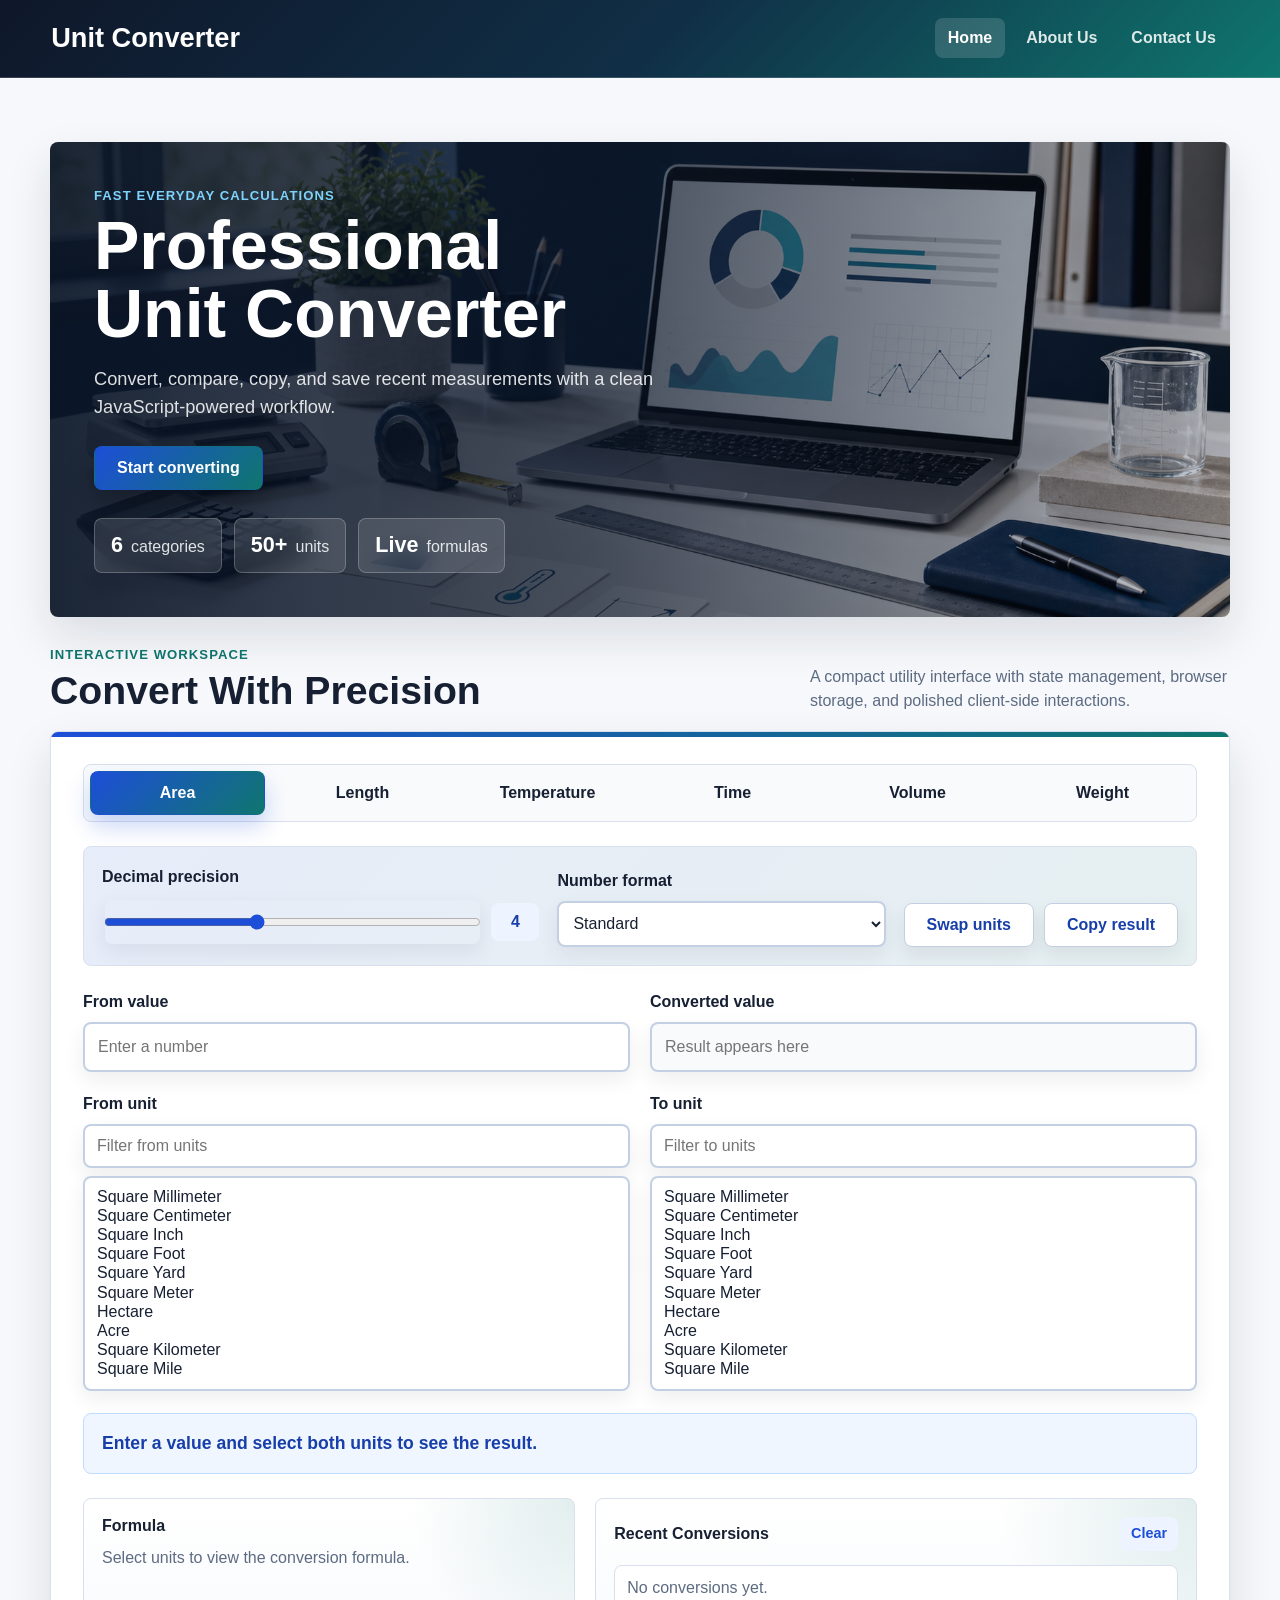
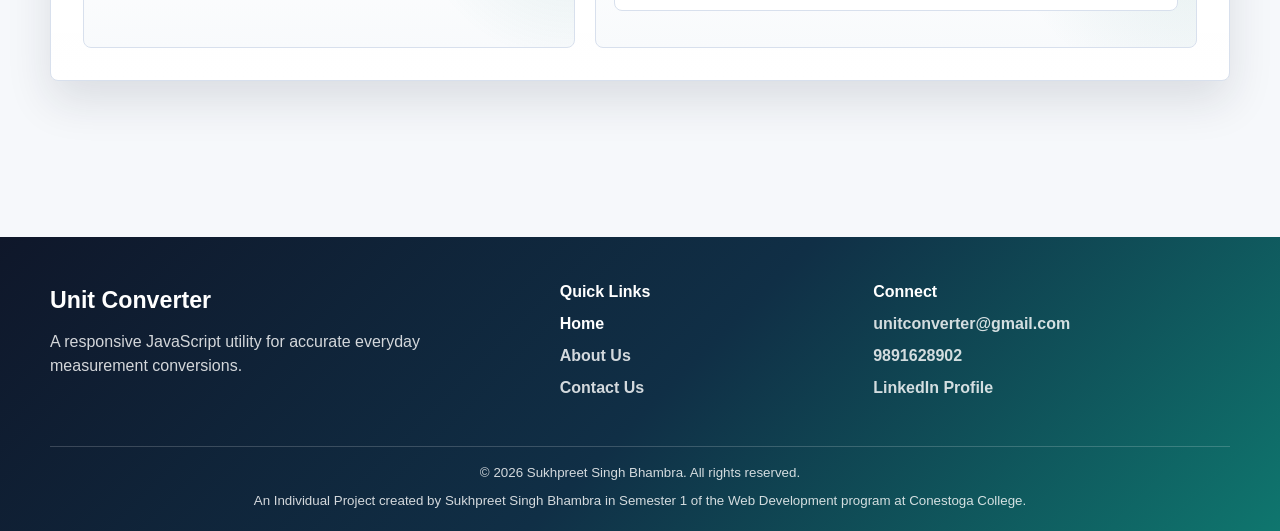
<file: index.html>
<!-- Sukhpreet Singh Bhambra | Student No. 9019231 | 2025 -->
<!DOCTYPE html>
<html lang="en">

<head>
    <meta charset="UTF-8">
    <meta name="viewport" content="width=device-width, initial-scale=1.0">
    <meta name="description" content="Convert area, length, temperature, time, volume, and weight units quickly.">
    <title>Unit Converter</title>
    <link rel="icon" href="images/plus_big.png" type="image/png">
    <link href="css/styles.css" rel="stylesheet">
</head>

<body>
    <div id="wrapper">
        <header class="site-header">
            <a class="site-logo" href="index.html" aria-label="Unit Converter home">Unit Converter</a>
            <nav class="site-nav" aria-label="Primary navigation">
                <ul>
                    <li><a href="index.html" aria-current="page">Home</a></li>
                    <li><a href="aboutUs.html">About Us</a></li>
                    <li><a href="contactUs.html">Contact Us</a></li>
                </ul>
            </nav>
        </header>

        <main class="home-page">
            <section class="app-hero" aria-labelledby="converterHeading">
                <div class="hero-content">
                    <p class="eyebrow">Fast everyday calculations</p>
                    <h1 id="converterHeading">Professional Unit Converter</h1>
                    <p>Convert, compare, copy, and save recent measurements with a clean JavaScript-powered workflow.</p>
                    <a class="hero-button" href="#converterWorkspace">Start converting</a>
                    <div class="hero-stats" aria-label="Project highlights">
                        <span><strong>6</strong> categories</span>
                        <span><strong>50+</strong> units</span>
                        <span><strong>Live</strong> formulas</span>
                    </div>
                </div>
            </section>

            <section class="converter-page" id="converterWorkspace" aria-label="Converter workspace">
                <div class="section-heading">
                    <div>
                        <p class="eyebrow">Interactive workspace</p>
                        <h2>Convert With Precision</h2>
                    </div>
                    <p class="section-note">A compact utility interface with state management, browser storage, and polished client-side interactions.</p>
                </div>
            </section>

            <section class="converter-card" aria-label="Unit converter">
                <div class="category-tabs" role="group" aria-label="Unit category">
                    <button id="areaButton" class="category-button active" type="button" value="area">Area</button>
                    <button id="lengthButton" class="category-button" type="button" value="length">Length</button>
                    <button id="temperatureButton" class="category-button" type="button" value="temperature">Temperature</button>
                    <button id="timeButton" class="category-button" type="button" value="time">Time</button>
                    <button id="volumeButton" class="category-button" type="button" value="volume">Volume</button>
                    <button id="weightButton" class="category-button" type="button" value="weight">Weight</button>
                </div>

                <div class="tool-panel" aria-label="Conversion tools">
                    <div class="field-group">
                        <label for="precisionRange">Decimal precision</label>
                        <div class="range-row">
                            <input type="range" id="precisionRange" min="0" max="10" value="4">
                            <output id="precisionOutput" for="precisionRange">4</output>
                        </div>
                    </div>

                    <div class="field-group">
                        <label for="formatMode">Number format</label>
                        <select id="formatMode">
                            <option value="standard">Standard</option>
                            <option value="scientific">Scientific</option>
                        </select>
                    </div>

                    <div class="tool-actions">
                        <button id="swapUnits" class="secondary-button" type="button">Swap units</button>
                        <button id="copyResult" class="secondary-button" type="button">Copy result</button>
                    </div>
                </div>

                <div class="converter-grid">
                    <div class="field-group">
                        <label for="fromValue">From value</label>
                        <input type="number" id="fromValue" inputmode="decimal" placeholder="Enter a number">
                    </div>

                    <div class="field-group">
                        <label for="toValue">Converted value</label>
                        <input type="text" id="toValue" readonly placeholder="Result appears here">
                    </div>

                    <div class="field-group">
                        <label for="fromUnit">From unit</label>
                        <input type="search" id="fromUnitSearch" placeholder="Filter from units">
                        <select id="fromUnit" size="10"></select>
                    </div>

                    <div class="field-group">
                        <label for="toUnit">To unit</label>
                        <input type="search" id="toUnitSearch" placeholder="Filter to units">
                        <select id="toUnit" size="10"></select>
                    </div>
                </div>

                <p class="result" id="resultSection" aria-live="polite"></p>

                <div class="insight-grid">
                    <section class="mini-panel" aria-labelledby="formulaHeading">
                        <h2 id="formulaHeading">Formula</h2>
                        <p id="formulaText">Select units to view the conversion formula.</p>
                    </section>

                    <section class="mini-panel" aria-labelledby="historyHeading">
                        <div class="panel-heading">
                            <h2 id="historyHeading">Recent Conversions</h2>
                            <button id="clearHistory" class="text-button" type="button">Clear</button>
                        </div>
                        <ol id="historyList" class="history-list"></ol>
                    </section>
                </div>
            </section>
        </main>

        <footer class="site-footer">
            <div class="footer-content">
                <section class="footer-brand" aria-label="Project summary">
                    <a class="footer-logo" href="index.html">Unit Converter</a>
                    <p>A responsive JavaScript utility for accurate everyday measurement conversions.</p>
                </section>

                <nav class="footer-nav" aria-label="Footer navigation">
                    <h2>Quick Links</h2>
                    <ul>
                        <li><a href="index.html" aria-current="page">Home</a></li>
                        <li><a href="aboutUs.html">About Us</a></li>
                        <li><a href="contactUs.html">Contact Us</a></li>
                    </ul>
                </nav>

                <address class="footer-contact">
                    <h2>Connect</h2>
                    <ul>
                        <li><a href="mailto:unitconverter@gmail.com">unitconverter@gmail.com</a></li>
                        <li><a href="tel:9891628902">9891628902</a></li>
                        <li><a href="https://www.linkedin.com/in/sukhpreet-singh-bhambra/" target="_blank" rel="noopener">LinkedIn Profile</a></li>
                    </ul>
                </address>
            </div>

            <div class="footer-bottom">
                <small>&copy; <span id="footerYear"></span> Sukhpreet Singh Bhambra. All rights reserved.</small>
                <small>An Individual Project created by Sukhpreet Singh Bhambra in Semester 1 of the Web Development program at Conestoga College.</small>
            </div>
        </footer>
    </div>

    <script src="js/index.js"></script>
</body>

</html>
</file>
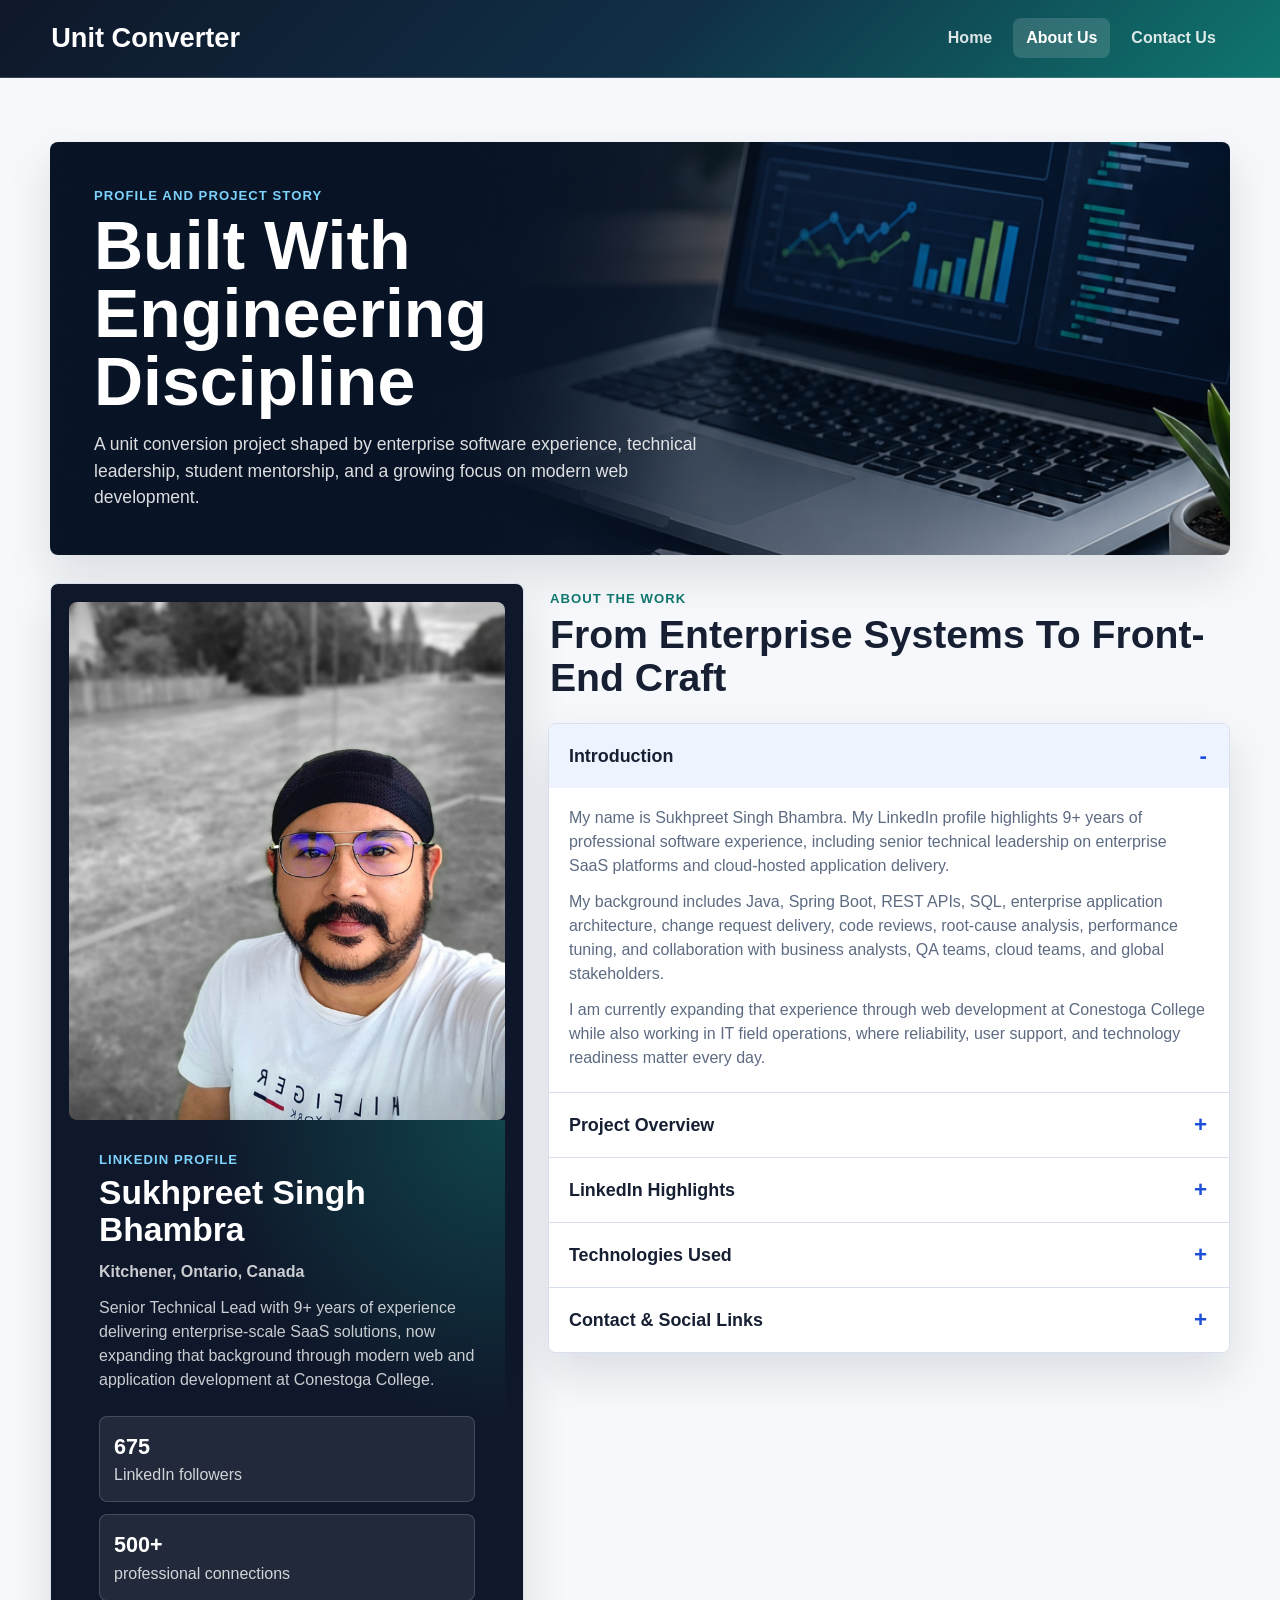
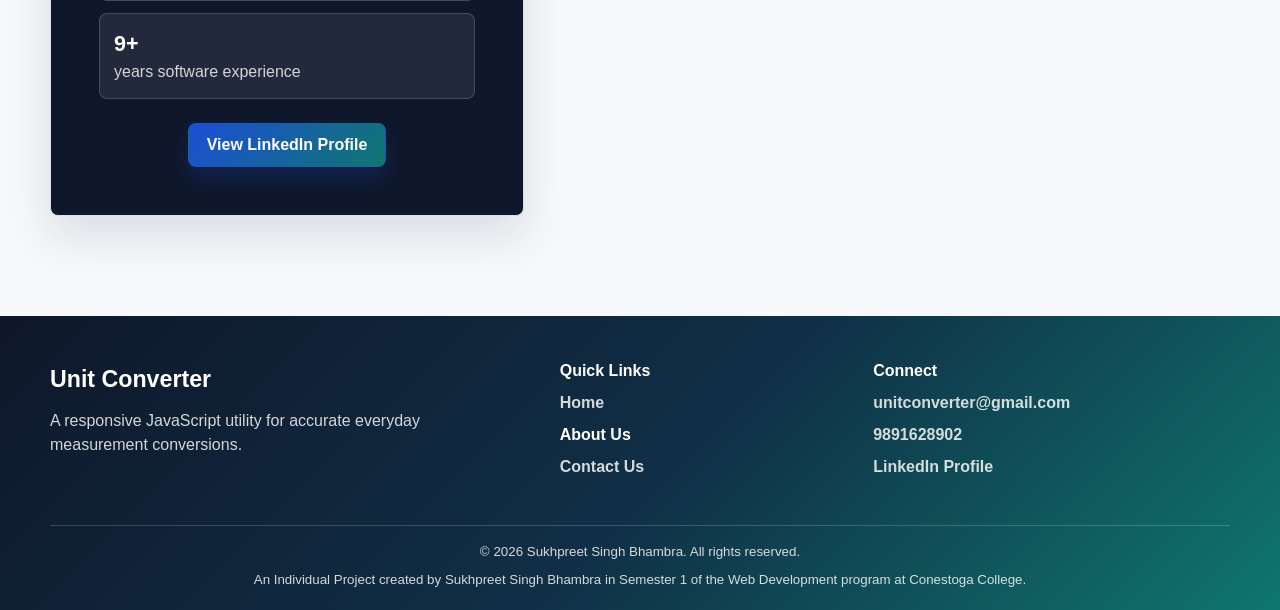
<file: aboutUs.html>
<!-- Sukhpreet Singh Bhambra | Student No. 9019231 | 2025 -->
<!DOCTYPE html>
<html lang="en">

<head>
    <meta charset="UTF-8">
    <meta name="viewport" content="width=device-width, initial-scale=1.0">
    <meta name="description" content="Learn about Sukhpreet Singh Bhambra and the Unit Converter project.">
    <title>About Us | Unit Converter</title>
    <link rel="icon" href="images/plus_big.png" type="image/png">
    <link href="css/styles.css" rel="stylesheet">
</head>

<body>
    <div id="wrapper">
        <header class="site-header">
            <a class="site-logo" href="index.html" aria-label="Unit Converter home">Unit Converter</a>
            <nav class="site-nav" aria-label="Primary navigation">
                <ul>
                    <li><a href="index.html">Home</a></li>
                    <li><a href="aboutUs.html" aria-current="page">About Us</a></li>
                    <li><a href="contactUs.html">Contact Us</a></li>
                </ul>
            </nav>
        </header>

        <main class="about-page">
            <section class="about-hero" aria-labelledby="aboutHeading">
                <div class="about-hero-content">
                    <p class="eyebrow">Profile and project story</p>
                    <h1 id="aboutHeading">Built With Engineering Discipline</h1>
                    <p>A unit conversion project shaped by enterprise software experience, technical leadership, student mentorship, and a growing focus on modern web development.</p>
                </div>
            </section>

            <section class="about-shell" aria-label="About profile and project details">
                <aside class="about-profile-card">
                    <img src="images/sukhpreet-profile.jpg" alt="Portrait of Sukhpreet Singh Bhambra">
                    <div class="about-profile-content">
                        <p class="eyebrow">LinkedIn profile</p>
                        <h2>Sukhpreet Singh Bhambra</h2>
                        <p class="profile-location">Kitchener, Ontario, Canada</p>
                        <p>Senior Technical Lead with 9+ years of experience delivering enterprise-scale SaaS solutions, now expanding that background through modern web and application development at Conestoga College.</p>

                        <div class="profile-stats" aria-label="Profile highlights">
                            <span><strong>675</strong> LinkedIn followers</span>
                            <span><strong>500+</strong> professional connections</span>
                            <span><strong>9+</strong> years software experience</span>
                        </div>

                        <a class="linkedin-button" href="https://www.linkedin.com/in/sukhpreet-singh-bhambra/" target="_blank" rel="noopener">View LinkedIn Profile</a>
                    </div>
                </aside>

                <section class="about-details">
                    <div class="section-heading about-heading">
                        <div>
                            <p class="eyebrow">About the work</p>
                            <h2>From Enterprise Systems To Front-End Craft</h2>
                        </div>
                    </div>

                    <section class="accordion" aria-label="About project details">
                        <div class="accordion-item">
                            <button class="accordion-header" type="button" aria-expanded="true" aria-controls="introduction" id="introductionHeader">
                                Introduction
                            </button>
                            <div class="accordion-panel" id="introduction" aria-labelledby="introductionHeader">
                                <p>My name is Sukhpreet Singh Bhambra. My LinkedIn profile highlights 9+ years of professional software experience, including senior technical leadership on enterprise SaaS platforms and cloud-hosted application delivery.</p>
                                <p>My background includes Java, Spring Boot, REST APIs, SQL, enterprise application architecture, change request delivery, code reviews, root-cause analysis, performance tuning, and collaboration with business analysts, QA teams, cloud teams, and global stakeholders.</p>
                                <p>I am currently expanding that experience through web development at Conestoga College while also working in IT field operations, where reliability, user support, and technology readiness matter every day.</p>
                            </div>
                        </div>

                        <div class="accordion-item">
                            <button class="accordion-header" type="button" aria-expanded="false" aria-controls="projectOverview" id="projectOverviewHeader">
                                Project Overview
                            </button>
                            <div class="accordion-panel" id="projectOverview" aria-labelledby="projectOverviewHeader" hidden>
                                <p>Unit Converter is a responsive web application for converting values across area, length, temperature, time, volume, and weight. It includes advanced JavaScript features such as live filtering, unit swapping, precision control, scientific formatting, formula display, clipboard support, and recent conversion history.</p>
                            </div>
                        </div>

                        <div class="accordion-item">
                            <button class="accordion-header" type="button" aria-expanded="false" aria-controls="linkedInHighlights" id="linkedInHighlightsHeader">
                                LinkedIn Highlights
                            </button>
                            <div class="accordion-panel" id="linkedInHighlights" aria-labelledby="linkedInHighlightsHeader" hidden>
                                <div class="linkedin-summary-grid">
                                    <article>
                                        <h3>Education</h3>
                                        <p>Conestoga College, 2025 - 2026, with a focus on modern web and application development, scalable database-driven systems, Agile delivery, debugging, and maintainable application design.</p>
                                    </article>
                                    <article>
                                        <h3>Volunteer Work</h3>
                                        <p>Student Mentor at Conestoga College, supporting first-year students with academic planning, campus tools, IT-related platforms, engagement, confidence building, and student success.</p>
                                    </article>
                                    <article>
                                        <h3>Certifications</h3>
                                        <ul class="credentials-list">
                                            <li>SQL Intermediate Certificate, HackerRank, issued Jan 2026</li>
                                            <li>SQL Basic Certificate, HackerRank, issued Sep 2025</li>
                                        </ul>
                                    </article>
                                </div>
                            </div>
                        </div>

                        <div class="accordion-item">
                            <button class="accordion-header" type="button" aria-expanded="false" aria-controls="technologies" id="technologiesHeader">
                                Technologies Used
                            </button>
                            <div class="accordion-panel" id="technologies" aria-labelledby="technologiesHeader" hidden>
                                <ul class="skill-list">
                                    <li>Semantic HTML5</li>
                                    <li>Responsive CSS3</li>
                                    <li>Modern JavaScript</li>
                                    <li>DOM rendering and event handling</li>
                                    <li>localStorage and clipboard APIs</li>
                                </ul>
                            </div>
                        </div>

                        <div class="accordion-item">
                            <button class="accordion-header" type="button" aria-expanded="false" aria-controls="contactAndSocialLinks" id="contactAndSocialLinksHeader">
                                Contact &amp; Social Links
                            </button>
                            <div class="accordion-panel" id="contactAndSocialLinks" aria-labelledby="contactAndSocialLinksHeader" hidden>
                                <ul class="skill-list">
                                    <li><a href="tel:9891628902">9891628902</a></li>
                                    <li><a href="mailto:unitconverter@gmail.com">unitconverter@gmail.com</a></li>
                                    <li><a href="https://www.linkedin.com/in/sukhpreet-singh-bhambra/">LinkedIn</a></li>
                                </ul>
                            </div>
                        </div>
                    </section>
                </section>
            </section>
        </main>

        <footer class="site-footer">
            <div class="footer-content">
                <section class="footer-brand" aria-label="Project summary">
                    <a class="footer-logo" href="index.html">Unit Converter</a>
                    <p>A responsive JavaScript utility for accurate everyday measurement conversions.</p>
                </section>

                <nav class="footer-nav" aria-label="Footer navigation">
                    <h2>Quick Links</h2>
                    <ul>
                        <li><a href="index.html">Home</a></li>
                        <li><a href="aboutUs.html" aria-current="page">About Us</a></li>
                        <li><a href="contactUs.html">Contact Us</a></li>
                    </ul>
                </nav>

                <address class="footer-contact">
                    <h2>Connect</h2>
                    <ul>
                        <li><a href="mailto:unitconverter@gmail.com">unitconverter@gmail.com</a></li>
                        <li><a href="tel:9891628902">9891628902</a></li>
                        <li><a href="https://www.linkedin.com/in/sukhpreet-singh-bhambra/" target="_blank" rel="noopener">LinkedIn Profile</a></li>
                    </ul>
                </address>
            </div>

            <div class="footer-bottom">
                <small>&copy; <span id="footerYear"></span> Sukhpreet Singh Bhambra. All rights reserved.</small>
                <small>An Individual Project created by Sukhpreet Singh Bhambra in Semester 1 of the Web Development program at Conestoga College.</small>
            </div>
        </footer>
    </div>

    <script src="js/aboutUs.js"></script>
</body>

</html>
</file>
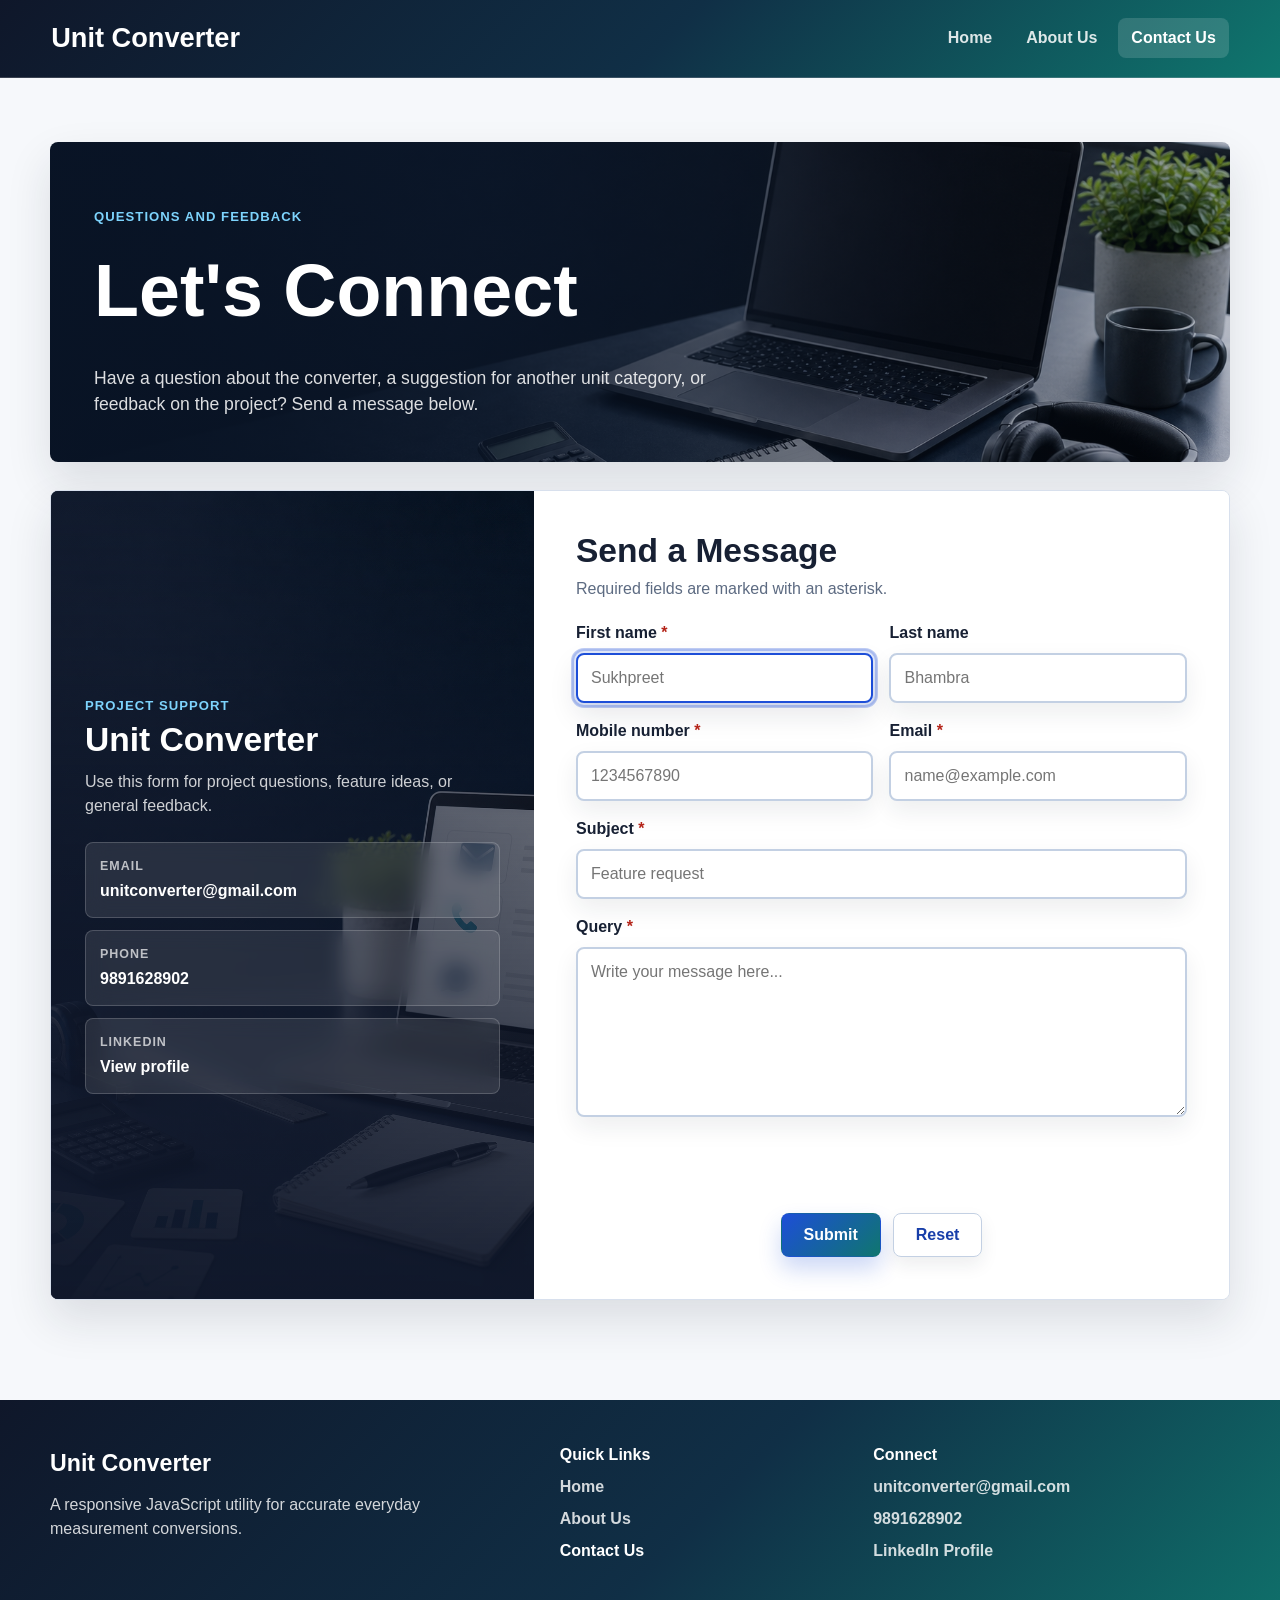
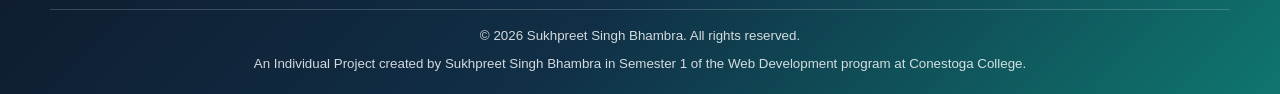
<file: contactUs.html>
<!-- Sukhpreet Singh Bhambra | Student No. 9019231 | 2025 -->
<!DOCTYPE html>
<html lang="en">

<head>
    <meta charset="UTF-8">
    <meta name="viewport" content="width=device-width, initial-scale=1.0">
    <meta name="description" content="Contact the Unit Converter project owner with questions or feedback.">
    <title>Contact Us | Unit Converter</title>
    <link rel="icon" href="images/plus_big.png" type="image/png">
    <link href="css/styles.css" rel="stylesheet">
</head>

<body>
    <div id="wrapper">
        <header class="site-header">
            <a class="site-logo" href="index.html" aria-label="Unit Converter home">Unit Converter</a>
            <nav class="site-nav" aria-label="Primary navigation">
                <ul>
                    <li><a href="index.html">Home</a></li>
                    <li><a href="aboutUs.html">About Us</a></li>
                    <li><a href="contactUs.html" aria-current="page">Contact Us</a></li>
                </ul>
            </nav>
        </header>

        <main class="contact-page">
            <section class="contact-hero" aria-labelledby="contactHeading">
                <p class="eyebrow">Questions and feedback</p>
                <h1 id="contactHeading">Let's Connect</h1>
                <p>Have a question about the converter, a suggestion for another unit category, or feedback on the project? Send a message below.</p>
            </section>

            <section class="contact-shell" aria-label="Contact form and details">
                <aside class="contact-info">
                    <img src="images/contact-hero.png" alt="Professional contact support workspace">
                    <div class="contact-info-content">
                        <p class="eyebrow">Project support</p>
                        <h2>Unit Converter</h2>
                        <p>Use this form for project questions, feature ideas, or general feedback.</p>

                        <ul class="contact-methods">
                            <li>
                                <span>Email</span>
                                <a href="mailto:unitconverter@gmail.com">unitconverter@gmail.com</a>
                            </li>
                            <li>
                                <span>Phone</span>
                                <a href="tel:9891628902">9891628902</a>
                            </li>
                            <li>
                                <span>LinkedIn</span>
                                <a href="https://www.linkedin.com/in/sukhpreet-singh-bhambra/">View profile</a>
                            </li>
                        </ul>
                    </div>
                </aside>

                <form id="contactUsForm" class="contact-form" novalidate>
                    <div class="form-header">
                        <h2>Send a Message</h2>
                        <p>Required fields are marked with an asterisk.</p>
                    </div>

                    <div class="form-grid">
                        <div class="field-group">
                            <label for="firstName">First name <span aria-hidden="true">*</span></label>
                            <input id="firstName" type="text" name="firstName" autocomplete="given-name" placeholder="Sukhpreet" required>
                        </div>

                        <div class="field-group">
                            <label for="lastName">Last name</label>
                            <input id="lastName" type="text" name="lastName" autocomplete="family-name" placeholder="Bhambra">
                        </div>
                    </div>

                    <div class="form-grid">
                        <div class="field-group">
                            <label for="mobileNumber">Mobile number <span aria-hidden="true">*</span></label>
                            <input id="mobileNumber" type="tel" name="mobileNumber" autocomplete="tel" placeholder="1234567890" required>
                        </div>

                        <div class="field-group">
                            <label for="mail">Email <span aria-hidden="true">*</span></label>
                            <input id="mail" type="email" name="mail" autocomplete="email" placeholder="name@example.com" required>
                        </div>
                    </div>

                    <div class="field-group">
                        <label for="subject">Subject <span aria-hidden="true">*</span></label>
                        <input id="subject" type="text" name="subject" placeholder="Feature request" required>
                    </div>

                    <div class="field-group">
                        <label for="query">Query <span aria-hidden="true">*</span></label>
                        <textarea id="query" name="query" required rows="6" placeholder="Write your message here..."></textarea>
                    </div>

                    <p class="form-message" id="formMessage" aria-live="polite"></p>

                    <div class="form-actions">
                        <button type="submit" class="primary-button" id="submitForm">Submit</button>
                        <button type="reset" class="secondary-button" id="resetForm">Reset</button>
                    </div>
                </form>
            </section>
        </main>

        <footer class="site-footer">
            <div class="footer-content">
                <section class="footer-brand" aria-label="Project summary">
                    <a class="footer-logo" href="index.html">Unit Converter</a>
                    <p>A responsive JavaScript utility for accurate everyday measurement conversions.</p>
                </section>

                <nav class="footer-nav" aria-label="Footer navigation">
                    <h2>Quick Links</h2>
                    <ul>
                        <li><a href="index.html">Home</a></li>
                        <li><a href="aboutUs.html">About Us</a></li>
                        <li><a href="contactUs.html" aria-current="page">Contact Us</a></li>
                    </ul>
                </nav>

                <address class="footer-contact">
                    <h2>Connect</h2>
                    <ul>
                        <li><a href="mailto:unitconverter@gmail.com">unitconverter@gmail.com</a></li>
                        <li><a href="tel:9891628902">9891628902</a></li>
                        <li><a href="https://www.linkedin.com/in/sukhpreet-singh-bhambra/" target="_blank" rel="noopener">LinkedIn Profile</a></li>
                    </ul>
                </address>
            </div>

            <div class="footer-bottom">
                <small>&copy; <span id="footerYear"></span> Sukhpreet Singh Bhambra. All rights reserved.</small>
                <small>An Individual Project created by Sukhpreet Singh Bhambra in Semester 1 of the Web Development program at Conestoga College.</small>
            </div>
        </footer>
    </div>

    <script src="js/contactUs.js"></script>
</body>

</html>
</file>
<file: css/styles.css>
/* Sukhpreet Singh Bhambra | Student No. 9019231 | 2025 */
:root {
    --bg: #f6f8fb;
    --surface: #ffffff;
    --surface-strong: #eef4ff;
    --text: #172033;
    --muted: #5d6b82;
    --primary: #1d4ed8;
    --primary-dark: #173ea9;
    --accent: #0f766e;
    --accent-soft: #e8f7f4;
    --border: #d8e0ed;
    --danger: #b42318;
    --success: #13795b;
    --shadow: 0 20px 45px rgba(23, 32, 51, 0.12);
    --radius: 8px;
}

* {
    box-sizing: border-box;
}

html {
    min-height: 100%;
    scroll-behavior: smooth;
}

body {
    min-height: 100vh;
    margin: 0;
    color: var(--text);
    background: var(--bg);
    font-family: Arial, Helvetica, sans-serif;
    line-height: 1.5;
}

button,
input,
select,
textarea {
    font: inherit;
}

a {
    color: var(--primary);
    text-decoration: none;
}

a:hover {
    text-decoration: underline;
}

a:focus-visible,
button:focus-visible,
input:focus-visible,
select:focus-visible,
textarea:focus-visible {
    outline: 3px solid rgba(29, 78, 216, 0.28);
    outline-offset: 2px;
}

#wrapper {
    min-height: 100vh;
    display: grid;
    grid-template-rows: auto 1fr auto;
}

.site-header {
    position: sticky;
    top: 0;
    z-index: 5;
    display: flex;
    align-items: center;
    justify-content: space-between;
    gap: 24px;
    padding: 18px clamp(18px, 4vw, 64px);
    background:
        linear-gradient(135deg, #0f172a 0%, #102f46 52%, #0f766e 100%);
    border-bottom: 1px solid rgba(255, 255, 255, 0.18);
}

.site-logo {
    color: #ffffff;
    font-size: clamp(1.2rem, 3vw, 1.7rem);
    font-weight: 800;
    letter-spacing: 0;
}

.site-logo:hover {
    color: #ffffff;
    text-decoration: none;
}

.site-nav ul {
    display: flex;
    flex-wrap: wrap;
    justify-content: flex-end;
    gap: 8px;
    padding: 0;
    margin: 0;
    list-style: none;
}

.site-nav a {
    display: inline-flex;
    align-items: center;
    min-height: 40px;
    padding: 8px 13px;
    border-radius: var(--radius);
    color: rgba(255, 255, 255, 0.86);
    font-weight: 700;
}

.site-nav a:hover,
.site-nav a[aria-current="page"] {
    color: #ffffff;
    background: rgba(255, 255, 255, 0.14);
    text-decoration: none;
}

.home-page {
    width: min(1180px, calc(100% - 32px));
    margin: 0 auto;
    padding: clamp(32px, 5vw, 64px) 0;
}

.app-hero {
    position: relative;
    min-height: clamp(420px, 46vh, 520px);
    display: grid;
    align-items: end;
    margin-bottom: 28px;
    padding: clamp(24px, 5vw, 44px);
    overflow: hidden;
    border-radius: var(--radius);
    color: #ffffff;
    background:
        linear-gradient(90deg, rgba(9, 20, 38, 0.92) 0%, rgba(9, 20, 38, 0.72) 46%, rgba(9, 20, 38, 0.22) 100%),
        url("../images/converter-hero.png") center / cover no-repeat;
    box-shadow: var(--shadow);
}

.app-hero::after {
    display: none;
}

.hero-content {
    position: relative;
    z-index: 1;
    width: min(720px, 100%);
}

.app-hero .eyebrow {
    color: #7dd3fc;
}

.app-hero h1 {
    max-width: 760px;
    color: #ffffff;
    text-wrap: balance;
}

.app-hero p:not(.eyebrow) {
    max-width: 620px;
    margin: 18px 0 0;
    color: rgba(255, 255, 255, 0.86);
    font-size: 1.14rem;
}

.hero-button {
    display: inline-flex;
    align-items: center;
    justify-content: center;
    min-height: 48px;
    margin-top: 26px;
    padding: 0 22px;
    border-radius: var(--radius);
    color: #ffffff;
    background: linear-gradient(135deg, var(--primary), var(--accent));
    font-weight: 800;
    box-shadow: 0 16px 30px rgba(0, 0, 0, 0.24);
}

.hero-button:hover {
    color: #ffffff;
    text-decoration: none;
    transform: translateY(-1px);
    box-shadow: 0 18px 34px rgba(0, 0, 0, 0.28);
}

.hero-stats {
    display: flex;
    flex-wrap: wrap;
    gap: 12px;
    margin-top: 28px;
}

.hero-stats span {
    display: inline-flex;
    align-items: baseline;
    gap: 8px;
    min-height: 52px;
    padding: 10px 16px;
    border: 1px solid rgba(255, 255, 255, 0.22);
    border-radius: var(--radius);
    background: rgba(255, 255, 255, 0.12);
    color: rgba(255, 255, 255, 0.86);
    backdrop-filter: blur(12px);
}

.hero-stats strong {
    color: #ffffff;
    font-size: 1.35rem;
}

.converter-page,
.content-page {
    width: min(1120px, calc(100% - 32px));
    margin: 0 auto;
    padding: clamp(28px, 5vw, 56px) 0;
}

.converter-page {
    padding-bottom: 18px;
}

.home-page .converter-page {
    width: 100%;
    padding-top: 0;
}

.home-page .converter-card {
    width: 100%;
}

.page-intro {
    max-width: 760px;
    margin-bottom: 28px;
}

.eyebrow {
    margin: 0 0 6px;
    color: var(--accent);
    font-size: 0.82rem;
    font-weight: 800;
    letter-spacing: 0.08em;
    text-transform: uppercase;
}

h1 {
    margin: 0;
    font-size: clamp(2.25rem, 7vw, 4.25rem);
    line-height: 1;
    letter-spacing: 0;
}

h2 {
    margin: 0;
    font-size: clamp(1.7rem, 4vw, 2.45rem);
    line-height: 1.08;
    letter-spacing: 0;
}

.section-heading {
    display: flex;
    align-items: end;
    justify-content: space-between;
    gap: 24px;
}

.section-note {
    max-width: 420px;
    margin: 0;
    color: var(--muted);
}

.page-intro p:last-child {
    max-width: 640px;
    margin: 14px 0 0;
    color: var(--muted);
    font-size: 1.08rem;
}

.converter-card,
.contact-form,
.accordion {
    background: var(--surface);
    border: 1px solid var(--border);
    border-radius: var(--radius);
    box-shadow: var(--shadow);
}

.converter-card {
    width: min(1120px, calc(100% - 32px));
    margin: 0 auto clamp(28px, 5vw, 56px);
    padding: clamp(18px, 3vw, 32px);
    background:
        linear-gradient(180deg, rgba(255, 255, 255, 0.96), #ffffff),
        var(--surface);
    position: relative;
    overflow: hidden;
}

.converter-card::before {
    content: "";
    position: absolute;
    inset: 0 0 auto;
    height: 5px;
    background: linear-gradient(90deg, var(--primary), var(--accent));
}

.converter-card > * {
    position: relative;
}

.tool-panel {
    display: grid;
    grid-template-columns: minmax(220px, 1fr) minmax(180px, 0.75fr) auto;
    gap: 18px;
    align-items: end;
    margin-bottom: 24px;
    padding: 18px;
    background:
        linear-gradient(135deg, rgba(29, 78, 216, 0.08), rgba(15, 118, 110, 0.08)),
        #f8fafc;
    border: 1px solid var(--border);
    border-radius: var(--radius);
}

.range-row {
    display: grid;
    grid-template-columns: 1fr 48px;
    gap: 12px;
    align-items: center;
}

input[type="range"] {
    padding: 0;
    accent-color: var(--primary);
}

output {
    display: inline-flex;
    align-items: center;
    justify-content: center;
    min-height: 38px;
    border-radius: var(--radius);
    color: var(--primary-dark);
    background: var(--surface-strong);
    font-weight: 800;
}

.tool-actions {
    display: flex;
    flex-wrap: wrap;
    gap: 10px;
    justify-content: flex-end;
}

.category-tabs {
    display: grid;
    grid-template-columns: repeat(6, minmax(0, 1fr));
    gap: 10px;
    margin-bottom: 24px;
    padding: 6px;
    border: 1px solid var(--border);
    border-radius: var(--radius);
    background: #f8fafc;
}

.hero-button,
.category-button,
.primary-button,
.secondary-button,
.text-button,
.linkedin-button {
    min-height: 44px;
    border: 1px solid transparent;
    border-radius: var(--radius);
    cursor: pointer;
    font-weight: 800;
    transition: transform 160ms ease, background-color 160ms ease, border-color 160ms ease, box-shadow 160ms ease, color 160ms ease;
}

.category-button {
    color: var(--text);
    background: transparent;
}

.category-button:hover {
    background: #e2e8f0;
    transform: translateY(-1px);
}

.category-button.active {
    color: #ffffff;
    background: linear-gradient(135deg, var(--primary), var(--accent));
    box-shadow: 0 12px 22px rgba(29, 78, 216, 0.22);
}

.converter-grid {
    display: grid;
    grid-template-columns: repeat(2, minmax(0, 1fr));
    gap: 20px;
}

.field-group {
    display: flex;
    flex-direction: column;
    gap: 8px;
}

.field-group label {
    color: var(--text);
    font-weight: 800;
}

.field-group label span {
    color: var(--danger);
}

input,
select,
textarea {
    width: 100%;
    border: 1px solid var(--border);
    border-radius: var(--radius);
    color: var(--text);
    background: #ffffff;
    transition: border-color 160ms ease, box-shadow 160ms ease, background-color 160ms ease;
}

.converter-card input,
.converter-card select {
    border: 2px solid #c3d0e3;
    background: #ffffff;
    box-shadow: 0 8px 20px rgba(23, 32, 51, 0.07);
}

.converter-card input:focus,
.converter-card select:focus {
    border-color: var(--primary);
    box-shadow: 0 0 0 4px rgba(29, 78, 216, 0.11), 0 12px 26px rgba(23, 32, 51, 0.1);
}

input:hover,
select:hover,
textarea:hover {
    border-color: #adc0db;
}

input,
select {
    min-height: 46px;
}

input,
textarea {
    padding: 11px 13px;
}

select {
    padding: 10px;
}

input[type="search"] {
    min-height: 40px;
    padding: 8px 12px;
    background: #ffffff;
}

input[readonly] {
    background: #f8fafc;
}

.result,
.form-message {
    min-height: 32px;
    margin: 22px 0 0;
    color: var(--primary-dark);
    font-size: 1.1rem;
    font-weight: 800;
}

.result {
    padding: 16px 18px;
    border: 1px solid #bfdbfe;
    border-radius: var(--radius);
    background: #eff6ff;
}

.form-message.error {
    color: var(--danger);
}

.form-message.success {
    color: var(--success);
}

.insight-grid {
    display: grid;
    grid-template-columns: minmax(0, 0.9fr) minmax(0, 1.1fr);
    gap: 20px;
    margin-top: 24px;
}

.mini-panel {
    min-height: 150px;
    padding: 18px;
    border: 1px solid var(--border);
    border-radius: var(--radius);
    background:
        radial-gradient(circle at top right, rgba(15, 118, 110, 0.12), transparent 32%),
        linear-gradient(180deg, #ffffff, #f8fafc);
}

.mini-panel h2 {
    margin: 0;
    font-size: 1rem;
}

.mini-panel p {
    margin: 12px 0 0;
    color: var(--muted);
}

.panel-heading {
    display: flex;
    align-items: center;
    justify-content: space-between;
    gap: 12px;
}

.history-list {
    display: grid;
    gap: 10px;
    padding: 0;
    margin: 14px 0 0;
    list-style: none;
}

.history-list li {
    padding: 10px 12px;
    border: 1px solid var(--border);
    border-radius: var(--radius);
    background: #ffffff;
    color: var(--muted);
    transition: transform 160ms ease, border-color 160ms ease;
}

.history-list li:hover {
    transform: translateY(-1px);
    border-color: #adc0db;
}

.history-list strong {
    display: block;
    color: var(--text);
}

.history-list span {
    display: block;
    margin-top: 2px;
    font-size: 0.88rem;
}

.hero-image {
    display: block;
    width: 100%;
    max-height: 340px;
    object-fit: cover;
    margin-bottom: 24px;
    border-radius: var(--radius);
    border: 1px solid var(--border);
    box-shadow: var(--shadow);
}

.accordion {
    overflow: hidden;
}

.accordion-item + .accordion-item {
    border-top: 1px solid var(--border);
}

.accordion-header {
    position: relative;
    width: 100%;
    min-height: 64px;
    padding: 18px 52px 18px 20px;
    border: 0;
    color: var(--text);
    background: #ffffff;
    text-align: left;
    font-size: 1.12rem;
    font-weight: 800;
    cursor: pointer;
    transition: background-color 160ms ease, color 160ms ease;
}

.accordion-header::after {
    content: "+";
    position: absolute;
    top: 50%;
    right: 22px;
    transform: translateY(-50%);
    color: var(--primary);
    font-size: 1.4rem;
}

.accordion-header[aria-expanded="true"] {
    background: var(--surface-strong);
}

.accordion-header:hover {
    background: #f8fafc;
}

.accordion-header[aria-expanded="true"]::after {
    content: "-";
}

.accordion-panel {
    padding: 6px 20px 22px;
    color: var(--muted);
}

.accordion-panel p {
    margin: 12px 0 0;
}

.accordion-panel ul {
    margin: 10px 0 0;
    padding-left: 20px;
}

.contact-layout {
    display: grid;
    grid-template-columns: minmax(280px, 0.85fr) minmax(340px, 1fr);
    gap: 24px;
    align-items: start;
}

.contact-layout .hero-image {
    height: 100%;
    max-height: none;
    margin-bottom: 0;
}

.contact-page {
    width: min(1180px, calc(100% - 32px));
    margin: 0 auto;
    padding: clamp(32px, 5vw, 64px) 0;
}

.about-page {
    width: min(1180px, calc(100% - 32px));
    margin: 0 auto;
    padding: clamp(32px, 5vw, 64px) 0;
}

.about-hero {
    min-height: 320px;
    display: grid;
    align-items: end;
    margin-bottom: 28px;
    padding: clamp(24px, 5vw, 44px);
    overflow: hidden;
    border-radius: var(--radius);
    color: #ffffff;
    background:
        linear-gradient(90deg, rgba(9, 20, 38, 0.92), rgba(9, 20, 38, 0.52), rgba(9, 20, 38, 0.12)),
        url("../images/about-hero.png") center / cover no-repeat;
    box-shadow: var(--shadow);
}

.about-hero-content {
    width: min(720px, 100%);
}

.about-hero .eyebrow {
    color: #7dd3fc;
}

.about-hero h1 {
    color: #ffffff;
    text-wrap: balance;
}

.about-hero p:not(.eyebrow) {
    max-width: 620px;
    margin: 16px 0 0;
    color: rgba(255, 255, 255, 0.86);
    font-size: 1.1rem;
}

.about-shell {
    display: grid;
    grid-template-columns: minmax(300px, 0.82fr) minmax(420px, 1.18fr);
    gap: 24px;
    align-items: start;
}

.about-profile-card {
    padding: 18px;
    border: 1px solid var(--border);
    border-radius: var(--radius);
    background: #0f172a;
    box-shadow: var(--shadow);
}

.about-profile-card img {
    display: block;
    width: 100%;
    height: 518px;
    border-radius: var(--radius);
    object-fit: cover;
    object-position: center;
}

.about-profile-content {
    padding: clamp(22px, 4vw, 30px);
    color: #ffffff;
    background:
        radial-gradient(circle at top right, rgba(20, 184, 166, 0.28), transparent 38%),
        #0f172a;
}

.about-profile-content .eyebrow {
    color: #7dd3fc;
}

.about-profile-content h2 {
    font-size: clamp(1.55rem, 3vw, 2.1rem);
}

.about-profile-content p:not(.eyebrow) {
    margin: 12px 0 0;
    color: rgba(255, 255, 255, 0.78);
}

.about-profile-content .profile-location {
    color: #bae6fd;
    font-weight: 800;
}

.profile-stats {
    display: grid;
    gap: 12px;
    margin-top: 24px;
}

.profile-stats span {
    padding: 14px;
    border: 1px solid rgba(255, 255, 255, 0.16);
    border-radius: var(--radius);
    background: rgba(255, 255, 255, 0.08);
    color: rgba(255, 255, 255, 0.8);
}

.profile-stats strong {
    display: block;
    color: #ffffff;
    font-size: 1.35rem;
}

.linkedin-button {
    display: flex;
    align-items: center;
    justify-content: center;
    width: fit-content;
    min-height: 44px;
    margin: 24px auto 0;
    padding: 0 18px;
    border-radius: var(--radius);
    color: #ffffff;
    background: linear-gradient(135deg, var(--primary), var(--accent));
    font-weight: 800;
    box-shadow: 0 12px 22px rgba(29, 78, 216, 0.22);
}

.linkedin-button:hover {
    color: #ffffff;
    background: linear-gradient(135deg, var(--primary-dark), var(--accent));
    text-decoration: none;
    transform: translateY(-1px);
    box-shadow: 0 16px 28px rgba(29, 78, 216, 0.26);
}

.about-details {
    display: grid;
    gap: 18px;
}

.about-heading {
    padding: 6px 2px;
}

.skill-list {
    display: grid;
    gap: 8px;
    margin: 10px 0 0;
    padding-left: 20px;
}

.linkedin-summary-grid {
    display: grid;
    gap: 14px;
    margin-top: 12px;
}

.linkedin-summary-grid article {
    padding: 16px;
    border: 1px solid var(--border);
    border-radius: var(--radius);
    background: #f8fafc;
}

.linkedin-summary-grid h3 {
    margin: 0;
    color: var(--text);
    font-size: 1rem;
}

.linkedin-summary-grid p {
    margin: 8px 0 0;
}

.credentials-list {
    margin-top: 8px;
}

.contact-hero {
    min-height: 320px;
    display: grid;
    align-items: end;
    margin-bottom: 28px;
    padding: clamp(24px, 5vw, 44px);
    overflow: hidden;
    border-radius: var(--radius);
    color: #ffffff;
    background:
        linear-gradient(90deg, rgba(9, 20, 38, 0.92), rgba(9, 20, 38, 0.68), rgba(9, 20, 38, 0.22)),
        url("../images/contact-hero-professional.png") center / cover no-repeat;
    box-shadow: var(--shadow);
}

.contact-hero h1 {
    max-width: 760px;
    color: #ffffff;
    font-size: clamp(2.45rem, 6vw, 4.6rem);
    text-wrap: balance;
}

.contact-hero .eyebrow {
    color: #7dd3fc;
}

.contact-hero p:last-child {
    max-width: 680px;
    margin: 16px 0 0;
    color: rgba(255, 255, 255, 0.86);
    font-size: 1.1rem;
}

.contact-shell {
    display: grid;
    grid-template-columns: minmax(300px, 0.82fr) minmax(420px, 1.18fr);
    gap: 0;
    overflow: hidden;
    border: 1px solid var(--border);
    border-radius: var(--radius);
    background: var(--surface);
    box-shadow: var(--shadow);
}

.contact-info {
    position: relative;
    min-height: 680px;
    display: grid;
    align-content: center;
    overflow: hidden;
    color: #ffffff;
    background: #0f172a;
}

.contact-info img {
    position: absolute;
    inset: 0;
    width: 100%;
    height: 100%;
    object-fit: cover;
}

.contact-info::after {
    content: "";
    position: absolute;
    inset: 0;
    background:
        linear-gradient(180deg, rgba(15, 23, 42, 0.08) 0%, rgba(15, 23, 42, 0.6) 42%, rgba(15, 23, 42, 0.95) 100%),
        linear-gradient(90deg, rgba(15, 23, 42, 0.68), transparent);
}

.contact-info-content {
    position: relative;
    z-index: 1;
    padding: clamp(22px, 4vw, 34px);
}

.contact-info .eyebrow {
    color: #7dd3fc;
}

.contact-info h2,
.form-header h2 {
    font-size: clamp(1.55rem, 3vw, 2.1rem);
}

.contact-info p:not(.eyebrow) {
    margin: 12px 0 0;
    color: rgba(255, 255, 255, 0.8);
}

.contact-methods {
    display: grid;
    gap: 12px;
    padding: 0;
    margin: 24px 0 0;
    list-style: none;
}

.contact-methods li {
    padding: 14px;
    border: 1px solid rgba(255, 255, 255, 0.18);
    border-radius: var(--radius);
    background: rgba(255, 255, 255, 0.1);
    backdrop-filter: blur(10px);
}

.contact-methods span {
    display: block;
    margin-bottom: 3px;
    color: rgba(255, 255, 255, 0.7);
    font-size: 0.78rem;
    font-weight: 800;
    letter-spacing: 0.08em;
    text-transform: uppercase;
}

.contact-methods a {
    color: #ffffff;
    font-weight: 800;
}

.contact-form {
    display: grid;
    gap: 16px;
    padding: clamp(18px, 3vw, 28px);
    border: 0;
    border-radius: 0;
    box-shadow: none;
}

.contact-shell .contact-form {
    padding: clamp(24px, 4vw, 42px);
}

.form-header {
    margin-bottom: 4px;
}

.form-header p {
    margin: 8px 0 0;
    color: var(--muted);
}

.form-grid {
    display: grid;
    grid-template-columns: repeat(2, minmax(0, 1fr));
    gap: 16px;
}

.contact-form input,
.contact-form textarea {
    border: 2px solid #c3d0e3;
    background: #ffffff;
    box-shadow: 0 10px 24px rgba(23, 32, 51, 0.08);
}

.contact-form input:focus,
.contact-form textarea:focus {
    background: #ffffff;
    border-color: var(--primary);
    box-shadow: 0 0 0 4px rgba(29, 78, 216, 0.13), 0 12px 28px rgba(23, 32, 51, 0.1);
}

.contact-form textarea {
    resize: vertical;
}

.form-actions {
    display: flex;
    flex-wrap: wrap;
    gap: 12px;
    justify-content: center;
    margin-top: 10px;
}

.primary-button,
.secondary-button {
    padding: 0 22px;
}

.primary-button {
    color: #ffffff;
    background: linear-gradient(135deg, var(--primary), var(--accent));
    box-shadow: 0 12px 22px rgba(29, 78, 216, 0.22);
}

.primary-button:hover {
    color: #ffffff;
    background: linear-gradient(135deg, var(--primary-dark), var(--accent));
    transform: translateY(-1px);
    box-shadow: 0 16px 28px rgba(29, 78, 216, 0.26);
}

.secondary-button {
    color: var(--primary-dark);
    background: #ffffff;
    border-color: #c3d0e3;
    box-shadow: 0 8px 18px rgba(23, 32, 51, 0.08);
}

.secondary-button:hover {
    color: var(--primary-dark);
    background: var(--surface-strong);
    border-color: #adc0db;
    transform: translateY(-1px);
}

.text-button {
    min-height: 34px;
    padding: 0 10px;
    color: var(--primary);
    background: var(--surface-strong);
    font-size: 0.9rem;
}

.text-button:hover {
    background: #dbeafe;
    transform: translateY(-1px);
}

.site-footer {
    margin-top: 36px;
    color: rgba(255, 255, 255, 0.82);
    background:
        linear-gradient(135deg, #0f172a 0%, #102f46 52%, #0f766e 100%);
}

.footer-content {
    width: min(1180px, calc(100% - 32px));
    display: grid;
    grid-template-columns: minmax(280px, 1.35fr) minmax(180px, 0.8fr) minmax(240px, 1fr);
    gap: 28px;
    margin: 0 auto;
    padding: clamp(30px, 5vw, 46px) 0;
}

.footer-logo {
    display: inline-flex;
    color: #ffffff;
    font-size: 1.45rem;
    font-weight: 800;
}

.footer-logo:hover {
    color: #ffffff;
    text-decoration: none;
}

.footer-brand p {
    max-width: 420px;
    margin: 12px 0 0;
}

.footer-nav h2,
.footer-contact h2 {
    margin: 0 0 12px;
    color: #ffffff;
    font-size: 1rem;
}

.footer-nav ul,
.footer-contact ul {
    display: grid;
    gap: 8px;
    padding: 0;
    margin: 0;
    list-style: none;
}

.footer-nav a,
.footer-contact a {
    color: rgba(255, 255, 255, 0.82);
    font-weight: 700;
}

.footer-nav a:hover,
.footer-nav a[aria-current="page"],
.footer-contact a:hover {
    color: #ffffff;
}

.footer-contact {
    font-style: normal;
}

.footer-bottom {
    width: min(1180px, calc(100% - 32px));
    display: flex;
    flex-direction: column;
    flex-wrap: wrap;
    align-items: center;
    justify-content: center;
    gap: 8px;
    margin: 0 auto;
    padding: 16px 0 20px;
    border-top: 1px solid rgba(255, 255, 255, 0.18);
    text-align: center;
}

.footer-bottom small {
    max-width: 900px;
}

@media (max-width: 900px) {
    .site-header,
    .contact-layout,
    .contact-shell,
    .about-shell {
        grid-template-columns: 1fr;
    }

    .site-header {
        align-items: flex-start;
        flex-direction: column;
    }

    .site-nav ul {
        justify-content: flex-start;
    }

    .category-tabs {
        grid-template-columns: repeat(3, minmax(0, 1fr));
    }

    .tool-panel,
    .footer-content,
    .insight-grid {
        grid-template-columns: 1fr;
    }

    .tool-actions {
        justify-content: flex-start;
    }

    .contact-info {
        min-height: 420px;
    }

    .about-profile-card img {
        height: 432px;
    }
}

@media (max-width: 640px) {
    .app-hero {
        min-height: 500px;
        align-items: end;
        padding-bottom: 36px;
        background:
            linear-gradient(180deg, rgba(9, 20, 38, 0.38) 0%, rgba(9, 20, 38, 0.92) 62%, rgba(9, 20, 38, 0.98) 100%),
            url("../images/converter-hero.png") center / cover no-repeat;
    }

    .hero-stats {
        display: grid;
        grid-template-columns: 1fr;
    }

    .site-header {
        gap: 14px;
    }

    .site-nav ul,
    .category-tabs,
    .converter-grid,
    .tool-panel,
    .footer-content,
    .insight-grid,
    .contact-layout,
    .contact-shell,
    .about-shell,
    .form-grid {
        grid-template-columns: 1fr;
    }

    .site-nav a,
    .category-button,
    .secondary-button,
    .primary-button {
        width: 100%;
        justify-content: center;
    }

    .site-nav ul {
        display: grid;
        width: 100%;
    }

    .converter-page,
    .content-page,
    .contact-page,
    .home-page,
    .about-page {
        width: min(100% - 24px, 1120px);
    }

    .contact-info {
        min-height: 360px;
    }

    .contact-shell .contact-form {
        padding: 20px;
    }

    .footer-bottom {
        justify-content: center;
        text-align: center;
    }

    .about-hero {
        min-height: 440px;
        align-items: end;
        background:
            linear-gradient(180deg, rgba(9, 20, 38, 0.18), rgba(9, 20, 38, 0.92)),
            url("../images/about-hero.png") center / cover no-repeat;
    }

    .about-profile-card img {
        height: 346px;
    }
}
</file>
